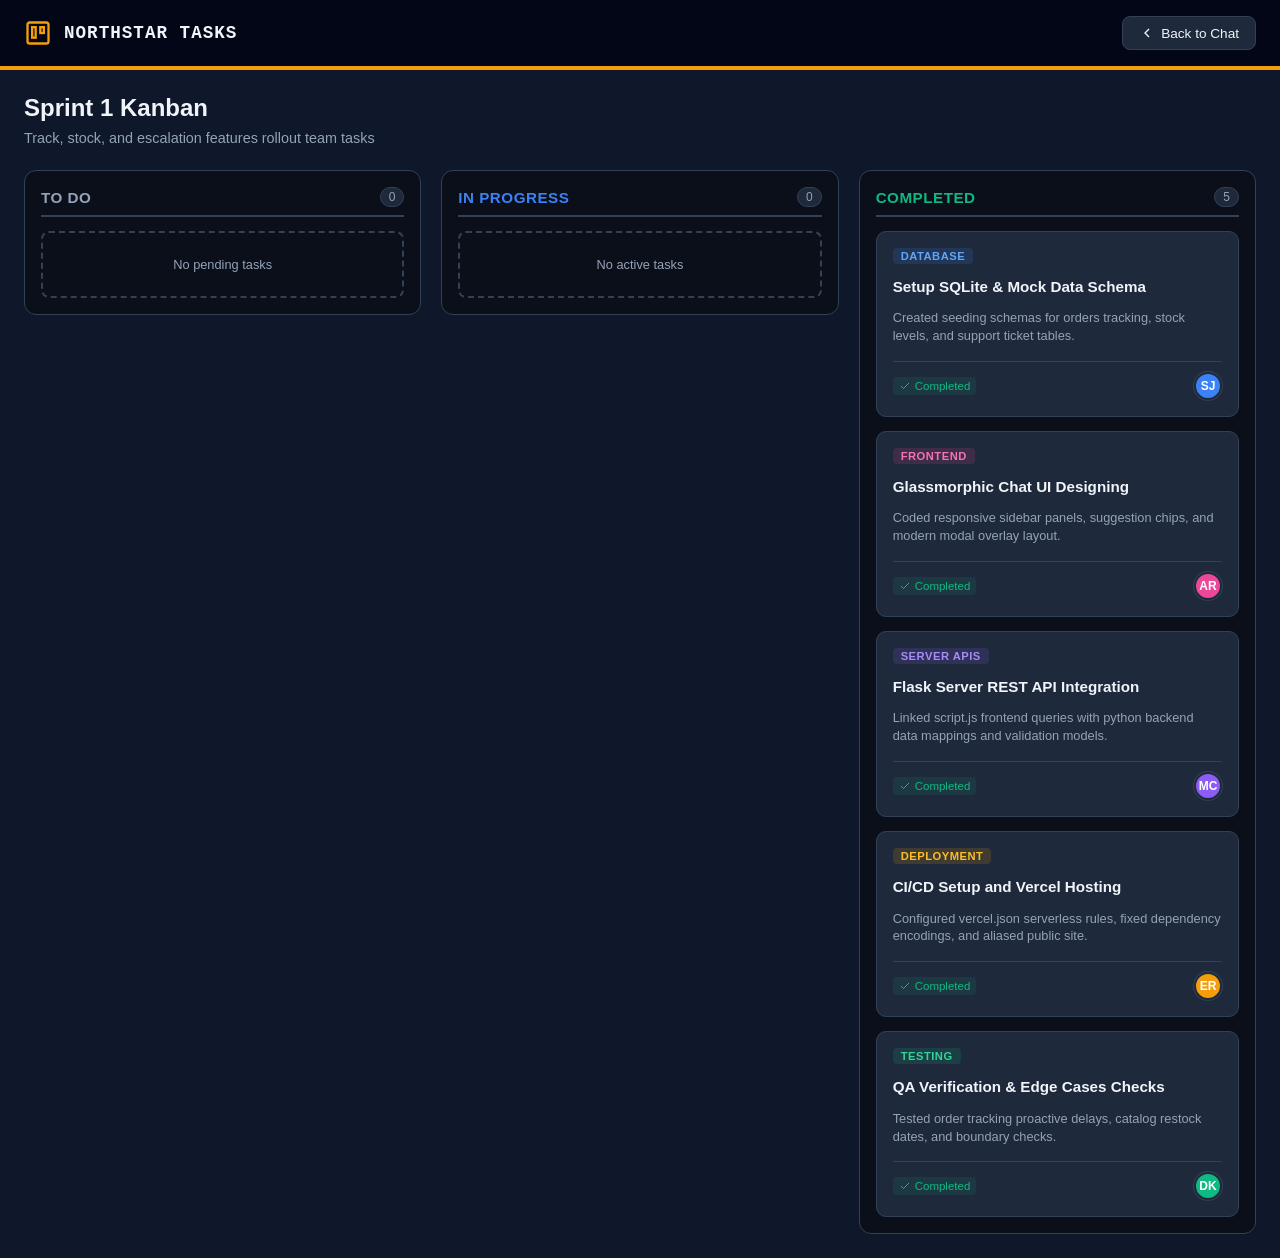
<file: templates/trello.html>
<!DOCTYPE html>
<html lang="en">
<head>
    <meta charset="UTF-8">
    <meta name="viewport" content="width=device-width, initial-scale=1.0">
    <title>Northstar Project - Team Task Board</title>
    <style>
        :root {
            --bg-dark: #0f172a;
            --bg-card: #1e293b;
            --border-color: #334155;
            --text-main: #f1f5f9;
            --text-muted: #94a3b8;
            --accent-amber: #f59e0b;
            --accent-green: #10b981;
            --accent-blue: #3b82f6;
            --accent-purple: #8b5cf6;
            --accent-pink: #ec4899;
        }

        * {
            box-sizing: border-box;
            margin: 0;
            padding: 0;
        }

        body {
            font-family: -apple-system, BlinkMacSystemFont, "Segoe UI", Roboto, Helvetica, Arial, sans-serif;
            background-color: var(--bg-dark);
            color: var(--text-main);
            min-height: 100vh;
            display: flex;
            flex-direction: column;
        }

        header {
            background-color: #020617;
            padding: 16px 24px;
            border-bottom: 4px solid var(--accent-amber);
            display: flex;
            align-items: center;
            justify-content: space-between;
        }

        .header-brand {
            display: flex;
            align-items: center;
            gap: 12px;
        }

        .brand-icon {
            color: var(--accent-amber);
            width: 28px;
            height: 28px;
        }

        .brand-title {
            font-family: "Courier New", monospace;
            font-size: 1.1rem;
            letter-spacing: 1px;
            font-weight: bold;
        }

        .back-btn {
            display: flex;
            align-items: center;
            gap: 6px;
            background-color: var(--bg-card);
            border: 1px solid var(--border-color);
            color: var(--text-main);
            padding: 8px 16px;
            border-radius: 8px;
            text-decoration: none;
            font-size: 0.85rem;
            transition: all 0.2s ease;
        }

        .back-btn:hover {
            border-color: var(--accent-amber);
            color: var(--accent-amber);
        }

        main {
            flex: 1;
            padding: 24px;
            max-width: 1280px;
            width: 100%;
            margin: 0 auto;
            display: flex;
            flex-direction: column;
            gap: 24px;
        }

        .board-header {
            display: flex;
            flex-direction: column;
            gap: 8px;
        }

        .board-title {
            font-size: 1.5rem;
            font-weight: bold;
        }

        .board-subtitle {
            font-size: 0.9rem;
            color: var(--text-muted);
        }

        .board-columns {
            display: grid;
            grid-template-columns: repeat(auto-fit, minmax(320px, 1fr));
            gap: 20px;
            align-items: start;
        }

        .column {
            background-color: #0b0f19;
            border: 1px solid var(--border-color);
            border-radius: 12px;
            padding: 16px;
            display: flex;
            flex-direction: column;
            gap: 14px;
        }

        .column-header {
            display: flex;
            align-items: center;
            justify-content: space-between;
            border-bottom: 2px solid var(--border-color);
            padding-bottom: 8px;
        }

        .column-title {
            font-size: 0.95rem;
            font-weight: 600;
            text-transform: uppercase;
            letter-spacing: 0.5px;
            display: flex;
            align-items: center;
            gap: 8px;
        }

        .column-count {
            background-color: var(--bg-card);
            font-size: 0.75rem;
            padding: 2px 8px;
            border-radius: 10px;
            color: var(--text-muted);
            border: 1px solid var(--border-color);
        }

        .card {
            background-color: var(--bg-card);
            border: 1px solid var(--border-color);
            border-radius: 10px;
            padding: 16px;
            display: flex;
            flex-direction: column;
            gap: 12px;
            transition: transform 0.2s ease, border-color 0.2s ease;
        }

        .card:hover {
            transform: translateY(-2px);
            border-color: var(--accent-amber);
        }

        .card-label {
            align-self: flex-start;
            font-size: 0.7rem;
            font-weight: bold;
            text-transform: uppercase;
            padding: 2px 8px;
            border-radius: 4px;
            letter-spacing: 0.5px;
        }

        .label-backend { background-color: rgba(59, 130, 246, 0.15); color: #60a5fa; }
        .label-frontend { background-color: rgba(236, 72, 153, 0.15); color: #f472b6; }
        .label-fullstack { background-color: rgba(139, 92, 246, 0.15); color: #a78bfa; }
        .label-devops { background-color: rgba(245, 158, 11, 0.15); color: #fbbf24; }
        .label-qa { background-color: rgba(16, 185, 129, 0.15); color: #34d399; }

        .card-title {
            font-size: 0.95rem;
            font-weight: 600;
            line-height: 1.4;
        }

        .card-desc {
            font-size: 0.8rem;
            color: var(--text-muted);
            line-height: 1.4;
        }

        .card-meta {
            display: flex;
            align-items: center;
            justify-content: space-between;
            border-top: 1px solid var(--border-color);
            padding-top: 10px;
            margin-top: 4px;
        }

        .badge {
            display: flex;
            align-items: center;
            gap: 4px;
            font-size: 0.72rem;
            color: var(--accent-green);
            background-color: rgba(16, 185, 129, 0.1);
            padding: 3px 6px;
            border-radius: 4px;
        }

        .badge-icon {
            width: 12px;
            height: 12px;
        }

        .member-avatar {
            width: 28px;
            height: 28px;
            border-radius: 50%;
            display: flex;
            align-items: center;
            justify-content: center;
            font-size: 0.75rem;
            font-weight: bold;
            color: white;
            border: 2px solid var(--bg-card);
            box-shadow: 0 0 0 1px var(--border-color);
            cursor: pointer;
        }

        .avatar-sarah { background-color: #3b82f6; }
        .avatar-alex { background-color: #ec4899; }
        .avatar-michael { background-color: #8b5cf6; }
        .avatar-elena { background-color: #f59e0b; }
        .avatar-david { background-color: #10b981; }

        .tooltip {
            position: relative;
        }

        .tooltip::after {
            content: attr(data-tooltip);
            position: absolute;
            bottom: 125%;
            right: 0;
            background-color: #020617;
            border: 1px solid var(--border-color);
            color: var(--text-main);
            padding: 4px 8px;
            font-size: 0.7rem;
            border-radius: 4px;
            white-space: nowrap;
            opacity: 0;
            pointer-events: none;
            transition: opacity 0.15s ease;
            z-index: 10;
        }

        .tooltip:hover::after {
            opacity: 1;
        }

        .empty-state {
            font-size: 0.8rem;
            color: var(--text-muted);
            text-align: center;
            padding: 24px 12px;
            border: 2px dashed var(--border-color);
            border-radius: 8px;
        }
    </style>
</head>
<body>

    <header>
        <div class="header-brand">
            <svg class="brand-icon" viewBox="0 0 24 24" fill="none" stroke="currentColor" stroke-width="2">
                <rect x="3" y="3" width="18" height="18" rx="2" ry="2"/>
                <rect x="7" y="7" width="3" height="9"/>
                <rect x="14" y="7" width="3" height="5"/>
            </svg>
            <span class="brand-title">NORTHSTAR TASKS</span>
        </div>
        <a href="/" class="back-btn">
            <svg style="width: 16px; height: 16px;" viewBox="0 0 24 24" fill="none" stroke="currentColor" stroke-width="2">
                <path d="m15 18-6-6 6-6"/>
            </svg>
            Back to Chat
        </a>
    </header>

    <main>
        <div class="board-header">
            <h1 class="board-title">Sprint 1 Kanban</h1>
            <p class="board-subtitle">Track, stock, and escalation features rollout team tasks</p>
        </div>

        <div class="board-columns">
            
            <!-- Column: TO DO -->
            <div class="column">
                <div class="column-header">
                    <span class="column-title" style="color: var(--text-muted);">
                        To Do
                    </span>
                    <span class="column-count">0</span>
                </div>
                <div class="empty-state">No pending tasks</div>
            </div>

            <!-- Column: IN PROGRESS -->
            <div class="column">
                <div class="column-header">
                    <span class="column-title" style="color: var(--accent-blue);">
                        In Progress
                    </span>
                    <span class="column-count">0</span>
                </div>
                <div class="empty-state">No active tasks</div>
            </div>

            <!-- Column: COMPLETED -->
            <div class="column">
                <div class="column-header">
                    <span class="column-title" style="color: var(--accent-green);">
                        Completed
                    </span>
                    <span class="column-count">5</span>
                </div>

                <!-- Sarah Task -->
                <div class="card">
                    <span class="card-label label-backend">Database</span>
                    <h3 class="card-title">Setup SQLite & Mock Data Schema</h3>
                    <p class="card-desc">Created seeding schemas for orders tracking, stock levels, and support ticket tables.</p>
                    <div class="card-meta">
                        <span class="badge">
                            <svg class="badge-icon" viewBox="0 0 24 24" fill="none" stroke="currentColor" stroke-width="2">
                                <polyline points="20 6 9 17 4 12"/>
                            </svg>
                            Completed
                        </span>
                        <div class="member-avatar avatar-sarah tooltip" data-tooltip="Sarah Jenkins (Database)">SJ</div>
                    </div>
                </div>

                <!-- Alex Task -->
                <div class="card">
                    <span class="card-label label-frontend">Frontend</span>
                    <h3 class="card-title">Glassmorphic Chat UI Designing</h3>
                    <p class="card-desc">Coded responsive sidebar panels, suggestion chips, and modern modal overlay layout.</p>
                    <div class="card-meta">
                        <span class="badge">
                            <svg class="badge-icon" viewBox="0 0 24 24" fill="none" stroke="currentColor" stroke-width="2">
                                <polyline points="20 6 9 17 4 12"/>
                            </svg>
                            Completed
                        </span>
                        <div class="member-avatar avatar-alex tooltip" data-tooltip="Alex Rivera (Design)">AR</div>
                    </div>
                </div>

                <!-- Michael Task -->
                <div class="card">
                    <span class="card-label label-fullstack">Server APIs</span>
                    <h3 class="card-title">Flask Server REST API Integration</h3>
                    <p class="card-desc">Linked script.js frontend queries with python backend data mappings and validation models.</p>
                    <div class="card-meta">
                        <span class="badge">
                            <svg class="badge-icon" viewBox="0 0 24 24" fill="none" stroke="currentColor" stroke-width="2">
                                <polyline points="20 6 9 17 4 12"/>
                            </svg>
                            Completed
                        </span>
                        <div class="member-avatar avatar-michael tooltip" data-tooltip="Michael Chen (Full-stack)">MC</div>
                    </div>
                </div>

                <!-- Elena Task -->
                <div class="card">
                    <span class="card-label label-devops">Deployment</span>
                    <h3 class="card-title">CI/CD Setup and Vercel Hosting</h3>
                    <p class="card-desc">Configured vercel.json serverless rules, fixed dependency encodings, and aliased public site.</p>
                    <div class="card-meta">
                        <span class="badge">
                            <svg class="badge-icon" viewBox="0 0 24 24" fill="none" stroke="currentColor" stroke-width="2">
                                <polyline points="20 6 9 17 4 12"/>
                            </svg>
                            Completed
                        </span>
                        <div class="member-avatar avatar-elena tooltip" data-tooltip="Elena Rostova (DevOps)">ER</div>
                    </div>
                </div>

                <!-- David Task -->
                <div class="card">
                    <span class="card-label label-qa">Testing</span>
                    <h3 class="card-title">QA Verification & Edge Cases Checks</h3>
                    <p class="card-desc">Tested order tracking proactive delays, catalog restock dates, and boundary checks.</p>
                    <div class="card-meta">
                        <span class="badge">
                            <svg class="badge-icon" viewBox="0 0 24 24" fill="none" stroke="currentColor" stroke-width="2">
                                <polyline points="20 6 9 17 4 12"/>
                            </svg>
                            Completed
                        </span>
                        <div class="member-avatar avatar-david tooltip" data-tooltip="David Kim (Quality)">DK</div>
                    </div>
                </div>

            </div>

        </div>
    </main>

</body>
</html>
</file>
